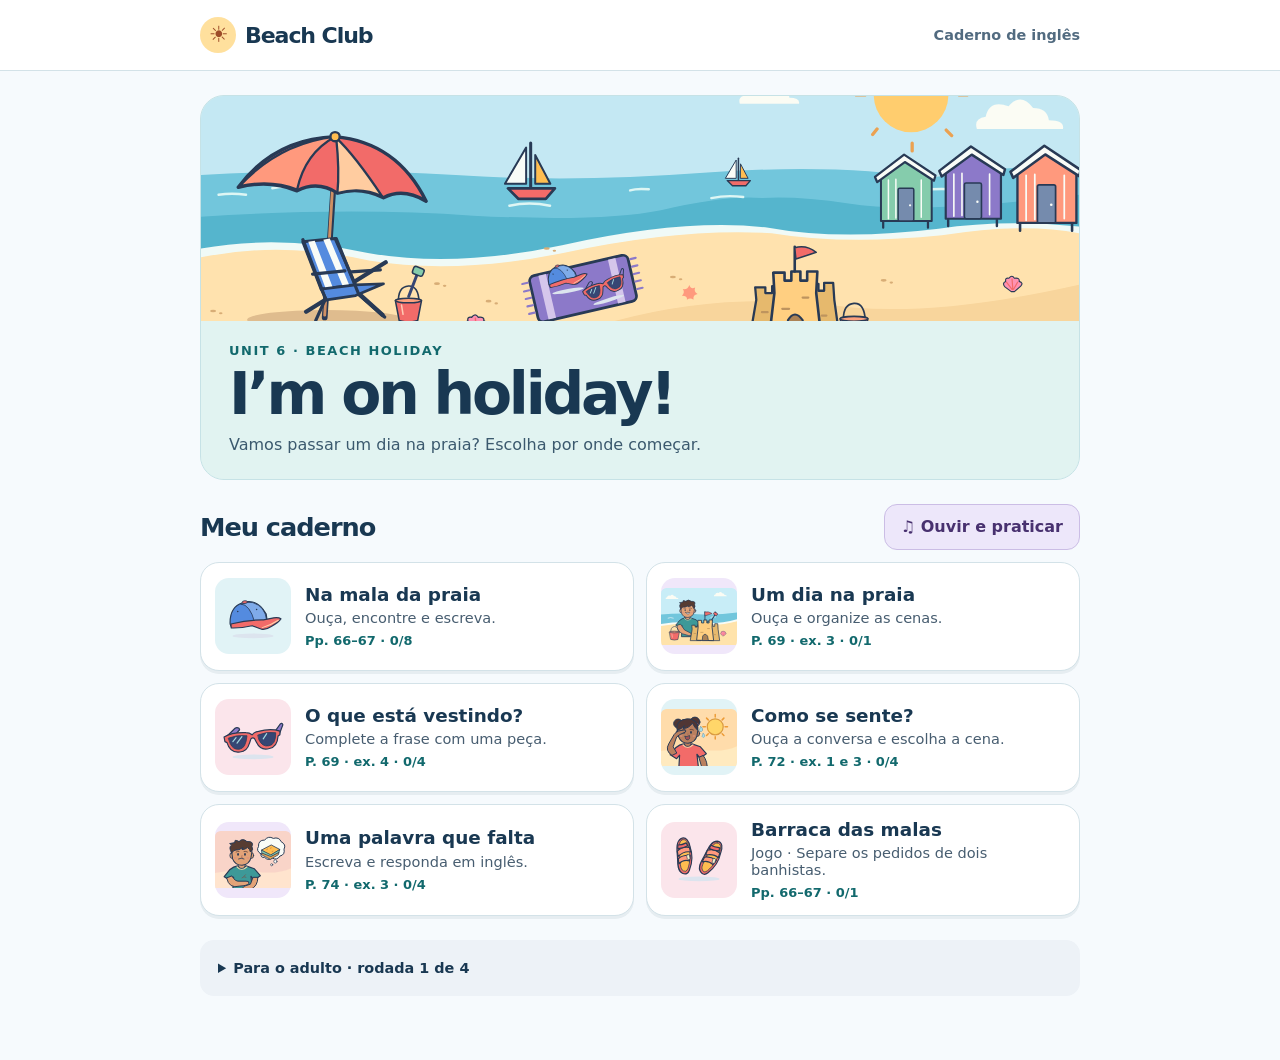
<file: index.html>
<!doctype html>
<html lang="pt-BR"><head><meta charset="utf-8"><meta name="viewport" content="width=device-width,initial-scale=1,viewport-fit=cover"><meta name="theme-color" content="#edf7fa"><title>Beach Club · Caderno de inglês</title><link rel="stylesheet" href="holiday.css?v=26nov1"></head><body>
<header><div class="bar"><a class="brand" href="#home"><span class="sunmark" aria-hidden="true">☀</span> Beach Club</a><span class="subject">Caderno de inglês</span></div></header>
<main id="app"></main><p id="notice" role="status"></p><audio id="voice" preload="none"></audio>
<script src="holiday-data.js?v=26nov1"></script><script src="holiday.js?v=26nov1"></script></body></html>
</file>
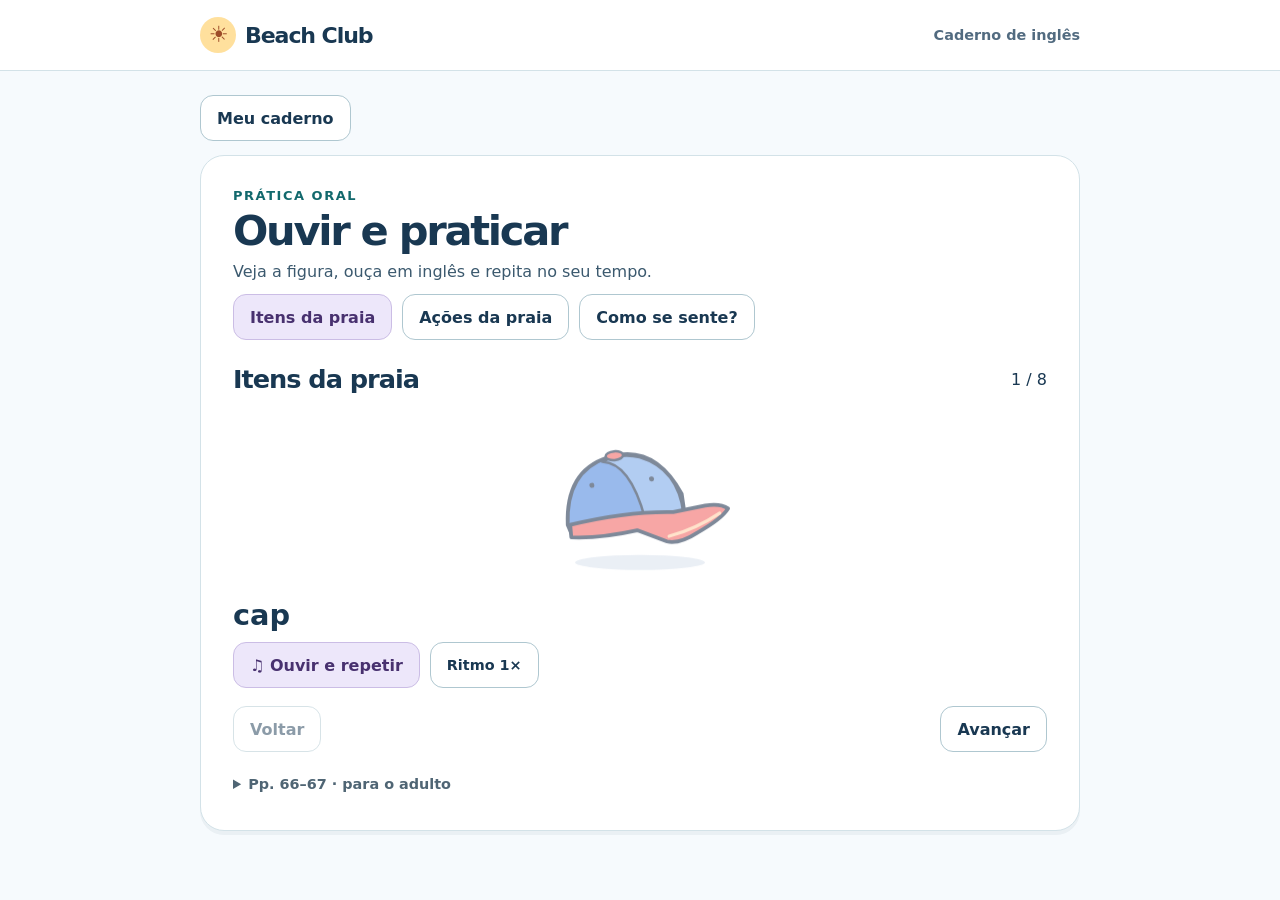
<file: aula.html>
<!doctype html><html lang="pt-BR"><meta charset="utf-8"><meta http-equiv="refresh" content="0;url=./index.html#guide"><title>Beach Club</title><a href="./index.html#guide">Abrir a revisão de inglês</a></html>
</file>
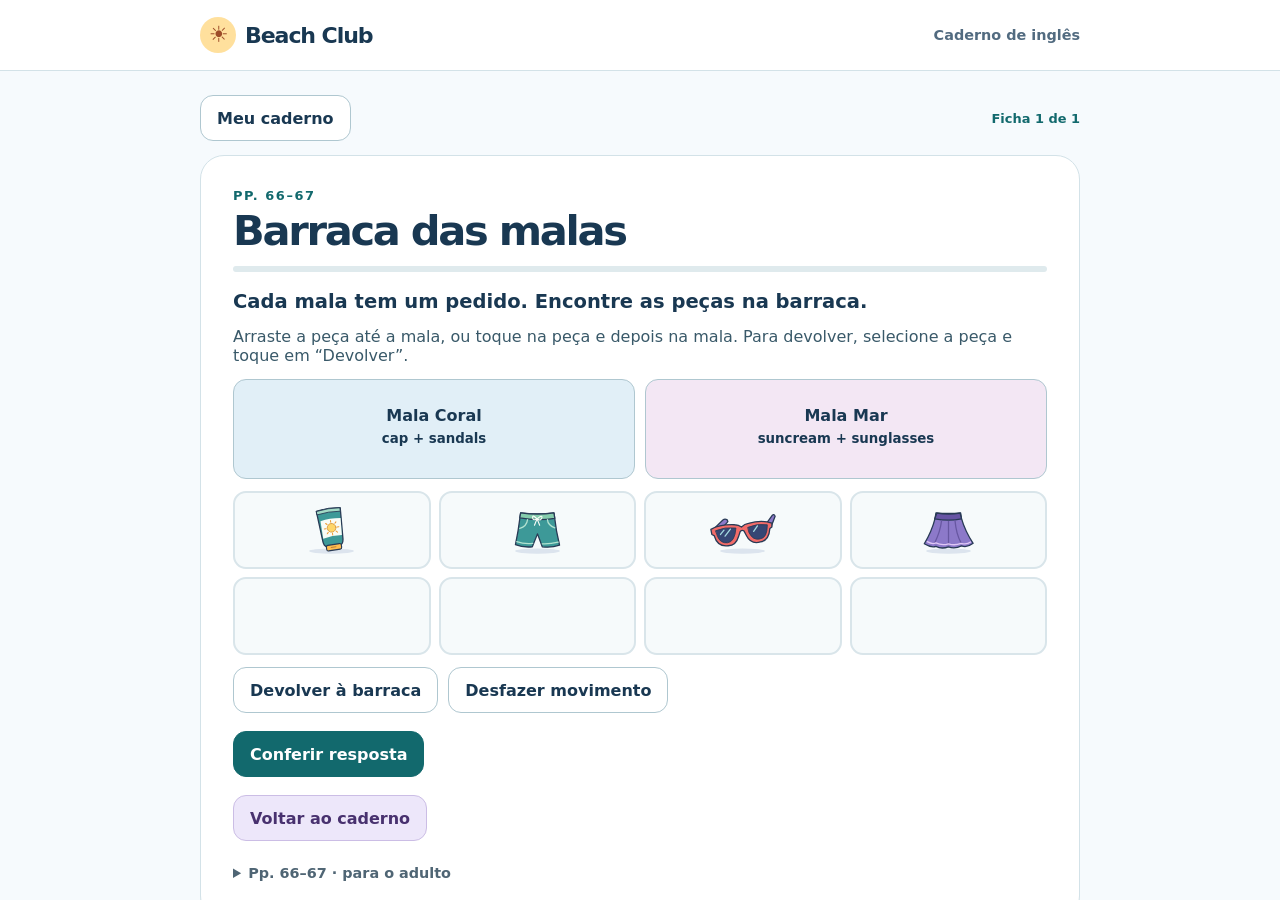
<file: jogo.html>
<!doctype html><html lang="pt-BR"><meta charset="utf-8"><meta http-equiv="refresh" content="0;url=./index.html#bags"><title>Beach Club</title><a href="./index.html#bags">Abrir a revisão de inglês</a></html>
</file>
<file: holiday.css>
* {
  box-sizing:border-box}

:root {
  font-family:"Avenir Next",Avenir,"Trebuchet MS",system-ui,sans-serif;
  color:#193852;
  background:#f6fafd;
  --ink:#193852;
  --sea:#12696d;
  --line:#d3e2e8;
  --pink:#f8dde4;
  --violet:#614890}

body {
  margin:0}
header {
  background:#fff;
  border-bottom:1px solid var(--line)}
.bar,main {
  width:min(100% - 36px,880px);
  margin:auto}
.bar {
  height:70px;
  display:flex;
  align-items:center;
  justify-content:space-between}
.brand {
  display:flex;
  align-items:center;
  gap:9px;
  font-size:1.38rem;
  font-weight:850;
  letter-spacing:-.05em;
  text-decoration:none;
  color:var(--ink)}
.sunmark {
  background:#ffe09d;
  border-radius:50%;
  width:36px;
  height:36px;
  text-align:center;
  line-height:36px;
  color:#9d4c28}
.subject,.meta,summary {
  font-size:.9rem;
  font-weight:650}
.subject {
  color:#526b80}
main {
  padding:24px 0 64px}
.hero {
  position:relative;
  overflow:hidden;
  border-radius:24px;
  background:#d8f1ef;
  isolation:isolate;
  border:1px solid #c6e2e6}
.hero img {
  display:block;
  width:100%;
  height:clamp(150px,25vw,225px);
  object-fit:cover;
  object-position:center 55%}
.hero-copy {
  padding:22px 28px;
  background:#e1f3f1}
.eyebrow {
  margin:0 0 6px;
  color:var(--sea);
  font-size:.81rem;
  text-transform:uppercase;
  letter-spacing:.12em;
  font-weight:850}
h1,h2,h3,p {
  margin:0}
h1 {
  font-size:clamp(2rem,6vw,3.65rem);
  line-height:1.04;
  letter-spacing:-.055em}
h2 {
  font-size:1.6rem;
  letter-spacing:-.04em}
h3 {
  font-size:1.2rem}
.hero-copy p:last-child,.intro {
  margin-top:8px;
  color:#3b596e;
  line-height:1.5}
.row,.toolrow,.controls,.headline {
  display:flex;
  align-items:center;
  gap:10px;
  flex-wrap:wrap}
.headline {
  justify-content:space-between;
  margin:24px 0 12px}
.grid {
  display:grid;
  grid-template-columns:1fr 1fr;
  gap:12px}
.card {
  display:grid;
  grid-template-columns:76px 1fr;
  align-items:center;
  gap:14px;
  background:white;
  border:1px solid var(--line);
  border-radius:19px;
  text-decoration:none;
  color:inherit;
  padding:14px;
  box-shadow:0 3px 0 #e6edf1;
  min-height:109px}
.thumb {
  display:grid;
  place-items:center;
  background:#e1f3f6;
  border-radius:14px;
  overflow:hidden;
  height:76px}
.card:nth-child(3n+2) .thumb {
  background:#f0e7fa}
.card:nth-child(3n) .thumb {
  background:#fbe5eb}
.thumb img {
  width:100%;
  height:100%;
  object-fit:contain}
.card strong,.card small {
  display:block}
.card strong {
  font-size:1.15rem;
  line-height:1.16}
.card small {
  margin:4px 0;
  color:#475d70;
  font-size:.91rem}
.meta {
  color:var(--sea);
  font-size:.81rem}
.adult {
  margin-top:24px;
  padding:14px 18px;
  background:#edf2f7;
  border-radius:14px}
.adult p,details p {
  margin:10px 0;
  line-height:1.5}
.meta,summary {
  cursor:inherit}
summary {
  cursor:pointer;
  padding:6px 0}

button,.btn {
  font:inherit;
  font-weight:720;
  color:var(--ink);
  border:1px solid #afc7d0;
  background:white;
  border-radius:13px;
  min-height:46px;
  padding:10px 16px;
  cursor:pointer;
  text-decoration:none;
  display:inline-flex;
  align-items:center;
  justify-content:center;
  gap:8px}
button:hover,.btn:hover,.card:hover {
  border-color:#4a878b}
.primary {
  background:var(--sea);
  border-color:var(--sea);
  color:white}
.accent {
  background:#ede7fa;
  border-color:#cbbde5;
  color:#48316f}
.quiet {
  background:transparent;
  border-color:transparent;
  padding-left:4px}
.topline {
  display:flex;
  align-items:center;
  justify-content:space-between;
  margin-bottom:14px}
.sheet {
  background:white;
  border:1px solid var(--line);
  border-radius:24px;
  padding:clamp(16px,3vw,32px);
  box-shadow:0 4px 0 #eaf0f4}
.sheet h1 {
  font-size:clamp(1.85rem,5vw,2.6rem)}
.prompt {
  font-size:1.22rem;
  font-weight:650;
  margin:18px 0 12px}
.choices,.board {
  display:grid;
  gap:10px;
  grid-template-columns:repeat(auto-fit,minmax(min(130px,40%),1fr))}
.tile {
  flex-direction:column;
  position:relative;
  padding:8px;
  border:2px solid #d9e5ea;
  background:#f6fafb}
.tile img {
  height:clamp(72px,14vw,126px);
  width:100%;
  object-fit:contain}
.tile.chosen,.tile[aria-pressed=true] {
  border-color:#8059a6;
  background:#f0e9fb}
.number {
  position:absolute;
  top:6px;
  left:6px;
  border-radius:50%;
  background:#67488a;
  color:white;
  padding:4px 10px}
.clue {
  display:flex;
  align-items:center;
  gap:16px;
  padding:12px 18px;
  background:#eef6f8;
  border-radius:17px;
  margin:12px 0}
.clue img {
  width:min(34%,168px);
  height:112px;
  object-fit:contain}
.english {
  font-size:clamp(1.25rem,4vw,1.8rem);
  font-weight:750}
.words {
  font-size:1.05rem;
  color:#4d536c;
  word-spacing:.22em}
.ink {
  display:block;
  width:100%;
  height:clamp(150px,21vh,235px);
  border:1px solid #b8cdda;
  border-radius:13px;
  touch-action:none;
  background:repeating-linear-gradient(#fcfdff 0 45px,#b9d4e7 46px,#fcfdff 48px);
  margin:12px 0}
.toolrow {
  margin:10px 0}
.controls {
  margin-top:18px}
.feedback {
  margin:14px 0;
  color:#664287;
  font-weight:700}
.success {
  color:#126459}
.reference {
  margin-top:18px;
  color:#4f6574}
.baggrid {
  display:grid;
  grid-template-columns:repeat(2,minmax(0,1fr));
  gap:10px}
.bag {
  display:block;
  text-align:center;
  background:#e1eff7;
  min-height:100px;
  width:100%}
.bag:nth-child(2) {
  background:#f3e7f4}
.bag small {
  display:block;
  margin:6px}
.mini {
  width:45px;
  height:36px;
  object-fit:contain}
.stock {
  display:grid;
  grid-template-columns:repeat(4,1fr);
  gap:8px;
  margin:12px 0}
.stock .tile {
  touch-action:none;
  padding:6px}
.stock .tile img {
  height:62px;
  pointer-events:none}
.stock small {
  font-size:.78rem}
.dragging {
  position:fixed;
  width:78px;
  height:62px;
  pointer-events:none;
  z-index:5}
.guide-art {
  display:block;
  margin:12px auto;
  height:180px;
  max-width:80%;
  animation:appear .35s ease-out}
@keyframes appear {
  from {
  opacity:.3;
  transform:translateY(9px)}
}
@media(prefers-reduced-motion:reduce) {
  .guide-art {
  animation:none}
}
button:focus-visible,a:focus-visible,summary:focus-visible {
  outline:3px solid #8d56b8;
  outline-offset:3px}
button:disabled {
  opacity:.5;
  cursor:default}
#notice:not(:empty) {
  position:fixed;
  bottom:5px;
  left:12px;
  right:12px;
  padding:12px;
  background:#fff3ce;
  border-radius:10px}
.progress {
  height:6px;
  background:#dfeaed;
  border-radius:4px;
  margin:14px 0}
.progress i {
  display:block;
  height:100%;
  background:#459999;
  border-radius:4px}
.nav {
  margin-top:18px;
  justify-content:space-between}
.nav a {
  font-weight:700}
.transcript {
  margin:10px 0}
.review {
  padding:13px;
  background:#f1edf8;
  border-radius:15px;
  margin:10px 0}
.review p {
  margin:6px}
.sheet details:not(.reference) {
  margin:12px 0}
.pace {
  font-size:.9rem}
.flag {
  font-size:1.4rem;
  color:#64458d}
.refline {
  font-weight:750;
  color:#4b6d78}
.game-note {
  margin:14px 0;
  color:#395969}
@media(max-width:600px) {
  .grid {
  grid-template-columns:1fr}
.bar,main {
  width:min(100% - 24px,880px)}
.bar {
  height:56px}
.card {
  min-height:86px;
  grid-template-columns:62px 1fr;
  padding:10px}
.thumb {
  height:62px}
.hero-copy {
  padding:18px}
.hero img {
  height:142px}
.subject {
  font-size:.82rem}
.stock .tile img {
  height:46px}
.sheet {
  border-radius:16px}
.bag {
  padding:8px}
.controls button {
  flex-grow:1}
}
</file>
